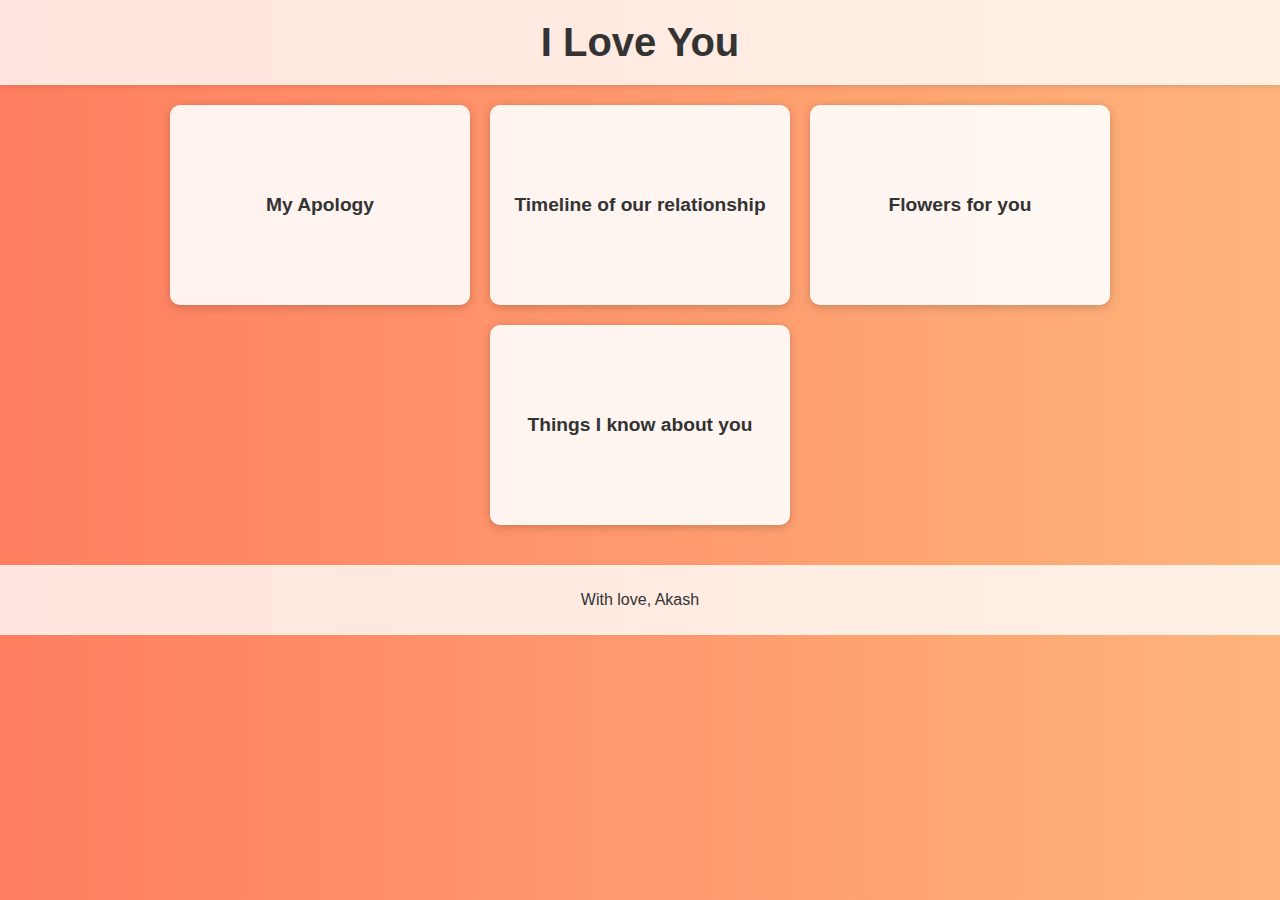
<file: index.html>
<!DOCTYPE html>
<html lang="en">
<head>
    <meta charset="UTF-8">
    <meta name="viewport" content="width=device-width, initial-scale=1.0">
    <title>For my sanika</title>
    <style>
        body {
            font-family: Arial, sans-serif;
            margin: 0;
            padding: 0;
            background: linear-gradient(to right, #ff7e5f, #feb47b);
            color: #333;
            text-align: center;
        }
        header {
            background: rgba(255, 255, 255, 0.8);
            padding: 20px;
            box-shadow: 0 2px 5px rgba(0, 0, 0, 0.1);
        }
        header h1 {
            margin: 0;
            font-size: 2.5rem;
        }
        .card-container {
            display: flex;
            flex-wrap: wrap;
            justify-content: center;
            padding: 20px;
            gap: 20px;
        }
        .card {
            background: rgba(255, 255, 255, 0.9);
            border-radius: 10px;
            box-shadow: 0 2px 10px rgba(0, 0, 0, 0.2);
            width: 300px;
            height: 200px;
            display: flex;
            align-items: center;
            justify-content: center;
            text-align: center;
            transition: transform 0.3s;
        }
        .card:hover {
            transform: scale(1.05);
        }
        .card a {
            text-decoration: none;
            color: #333;
            font-size: 1.2rem;
            font-weight: bold;
        }
        footer {
            margin-top: 20px;
            padding: 10px;
            background: rgba(255, 255, 255, 0.8);
        }
    </style>
</head>
<body>
    <header>
        <h1>I Love You</h1>
    </header>

    <div class="card-container">
        <div class="card"><a href="letter.html">My Apology</a></div>
        <div class="card"><a href="Timeline.html">Timeline of our relationship</a></div>
        <!-- <div class="card"><a href="https://example.com/site3">My Favorite memories of us</a></div> -->
        <div class="card"><a href="flower.html">Flowers for you</a></div>
        <div class="card"><a href="AboutHer.html">Things I know about you</a></div>
        <!-- <div class="card"><a href="https://example.com/site6">our to-do list</a></div> -->
    </div>
    
    <footer>
        <p>With love, Akash</p>
    </footer>
</body>
</html>
</file>
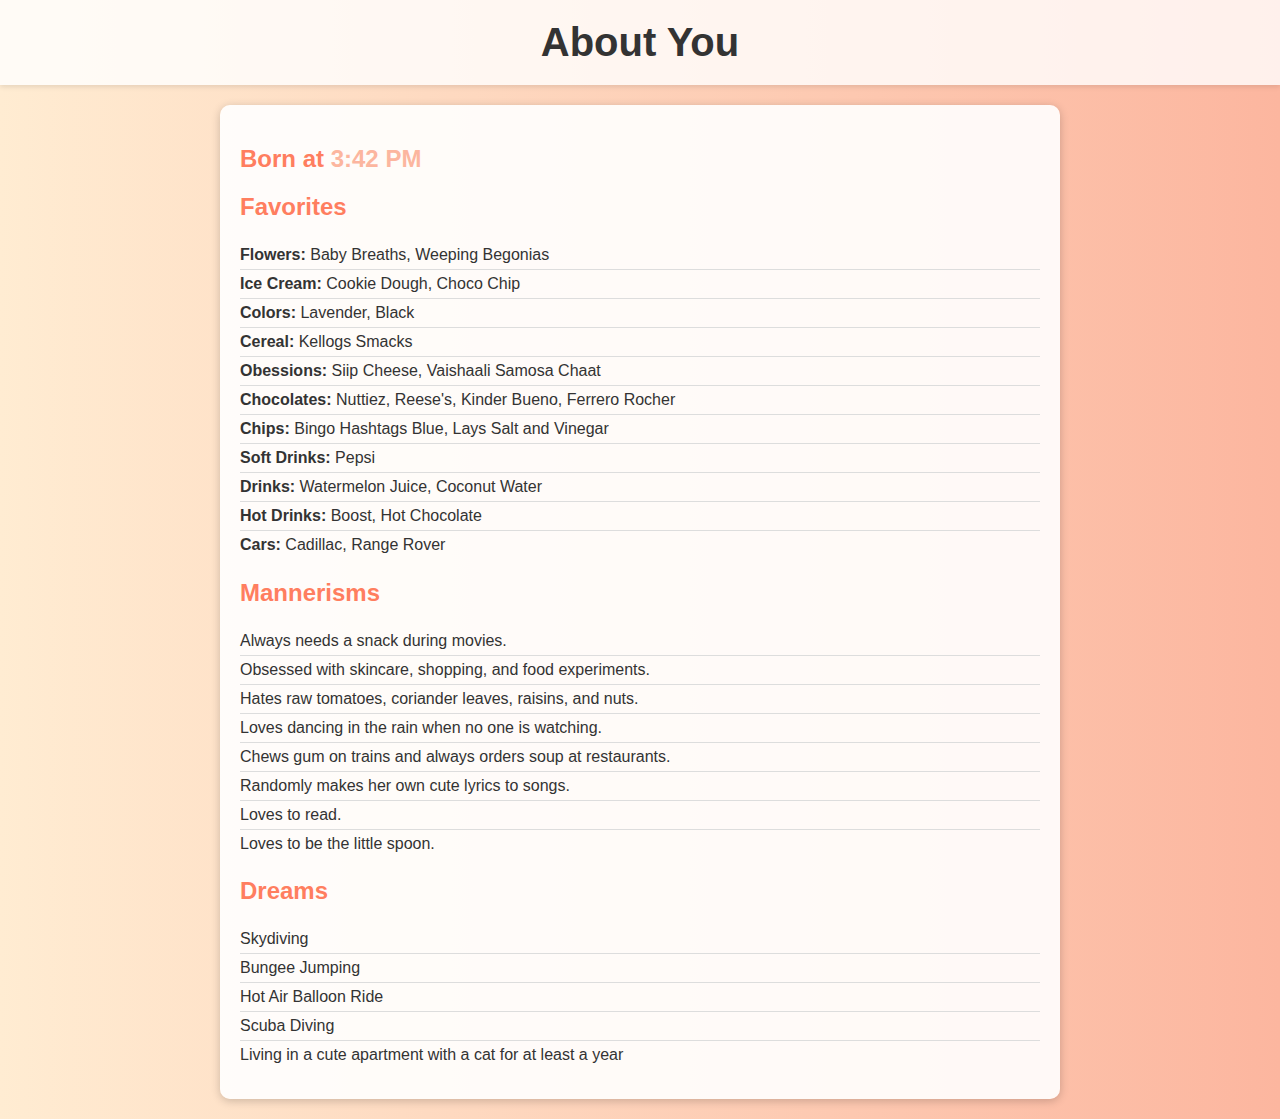
<file: AboutHer.html>
<!DOCTYPE html>
<html lang="en">
<head>
    <meta charset="UTF-8">
    <meta name="viewport" content="width=device-width, initial-scale=1.0">
    <title>About You</title>
    <style>
        body {
            font-family: Arial, sans-serif;
            margin: 0;
            padding: 0;
            background: linear-gradient(to right, #ffecd2, #fcb69f);
            color: #333;
            text-align: center;
        }
        header {
            padding: 20px;
            background: rgba(255, 255, 255, 0.8);
            box-shadow: 0 2px 5px rgba(0, 0, 0, 0.1);
        }
        header h1 {
            margin: 0;
            font-size: 2.5rem;
        }
        .content {
            max-width: 800px;
            margin: 20px auto;
            padding: 20px;
            background: rgba(255, 255, 255, 0.9);
            border-radius: 10px;
            box-shadow: 0 2px 10px rgba(0, 0, 0, 0.2);
            text-align: left;
        }
        h2 {
            color: #ff7e5f;
        }
        .list {
            margin: 10px 0;
            padding: 0;
            list-style-type: none;
        }
        .list li {
            padding: 5px 0;
            border-bottom: 1px solid #ddd;
        }
        .list li:last-child {
            border: none;
        }
        .highlight {
            color: #fcb69f;
            font-weight: bold;
        }
    </style>
</head>
<body>
    <header>
        <h1>About You</h1>
    </header>

    <div class="content">
        <h2>Born at <span class="highlight">3:42 PM</span></h2>

        <h2>Favorites</h2>
        <ul class="list">
            <li><strong>Flowers:</strong> Baby Breaths, Weeping Begonias</li>
            <li><strong>Ice Cream:</strong> Cookie Dough, Choco Chip</li>
            <li><strong>Colors:</strong> Lavender, Black</li>
            <li><strong>Cereal:</strong> Kellogs Smacks</li>
            <li><strong>Obessions:</strong> Siip Cheese, Vaishaali Samosa Chaat</li>
            <li><strong>Chocolates:</strong> Nuttiez, Reese's, Kinder Bueno, Ferrero Rocher</li>
            <li><strong>Chips:</strong> Bingo Hashtags Blue, Lays Salt and Vinegar</li>
            <li><strong>Soft Drinks:</strong> Pepsi</li>
            <li><strong>Drinks:</strong> Watermelon Juice, Coconut Water</li>
            <li><strong>Hot Drinks:</strong> Boost, Hot Chocolate</li>
            <li><strong>Cars:</strong> Cadillac, Range Rover</li>
        </ul>

        <h2>Mannerisms</h2>
        <ul class="list">
            <li>Always needs a snack during movies.</li>
            <li>Obsessed with skincare, shopping, and food experiments.</li>
            <li>Hates raw tomatoes, coriander leaves, raisins, and nuts.</li>
            <li>Loves dancing in the rain when no one is watching.</li>
            <li>Chews gum on trains and always orders soup at restaurants.</li>
            <li>Randomly makes her own cute lyrics to songs.</li>
            <li>Loves to read.</li>
            <li>Loves to be the little spoon.</li>
        </ul>

        <h2>Dreams</h2>
        <ul class="list">
            <li>Skydiving</li>
            <li>Bungee Jumping</li>
            <li>Hot Air Balloon Ride</li>
            <li>Scuba Diving</li>
            <li>Living in a cute apartment with a cat for at least a year</li>
        </ul>
    </div>
</body>
</html>
</file>
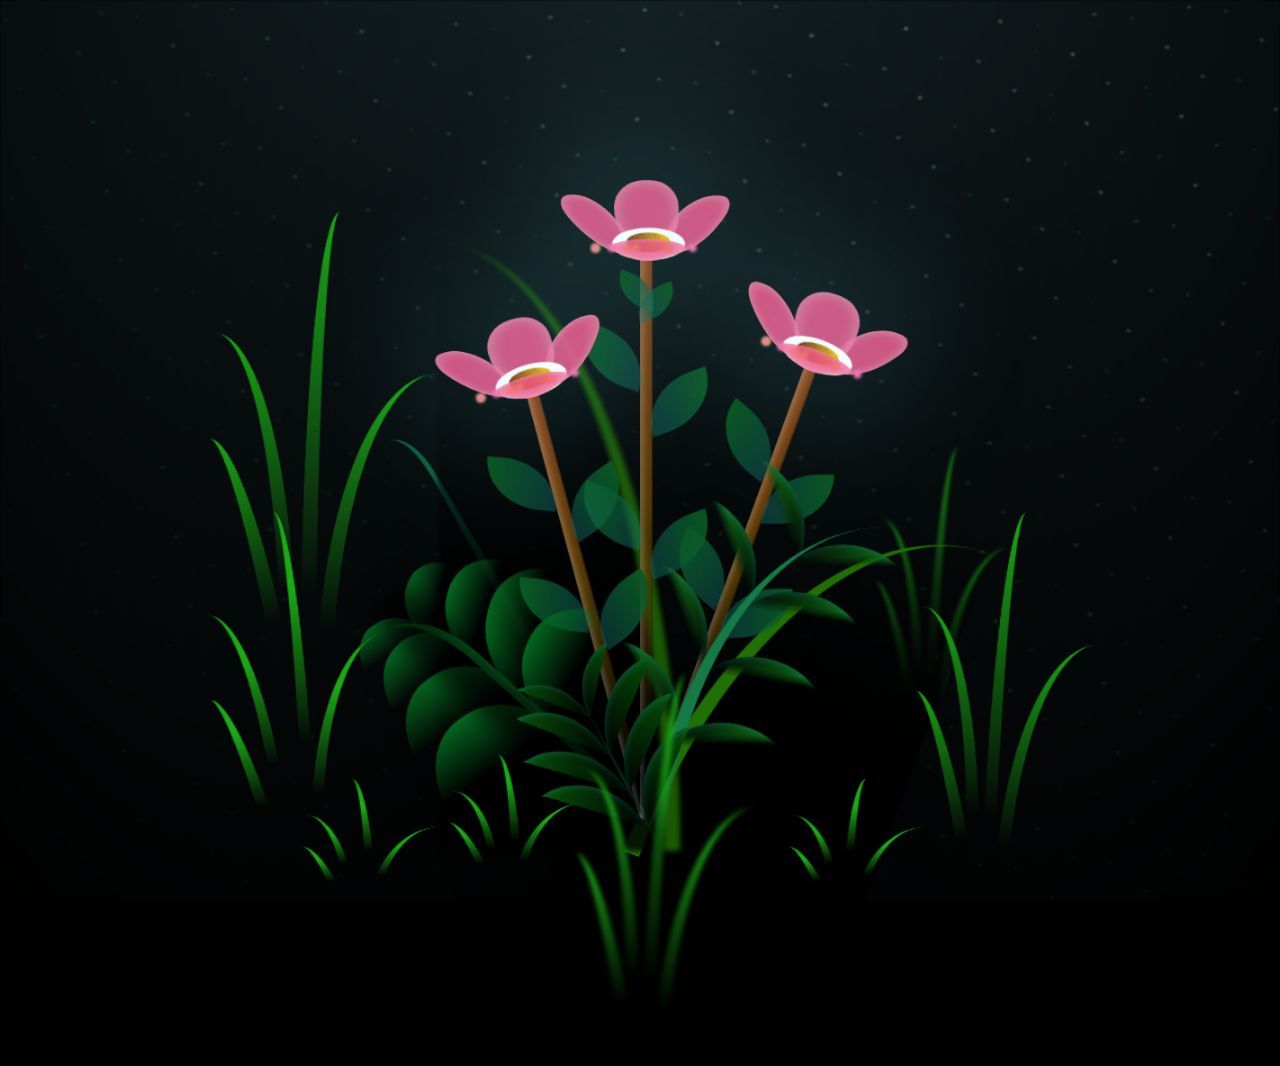
<file: flower.html>
<!DOCTYPE html>
<html lang="en">
<head>
    <meta charset="UTF-8">
    <meta http-equiv="X-UA-Compatible" content="IE=edge">
    <meta name="viewport" content="width=device-width, initial-scale=1.0">
    <link rel="stylesheet" href="main.css">
    <link rel="icon" href="flowers.png" type="image/x-icon">
    <title>flowers</title>
</head>
<body class="container">
    <div class="night"></div>
    <div class="flowers">
      <div class="flower flower--1">
        <div class="flower__leafs flower__leafs--1">
          <div class="flower__leaf flower__leaf--1"></div>
          <div class="flower__leaf flower__leaf--2"></div>
          <div class="flower__leaf flower__leaf--3"></div>
          <div class="flower__leaf flower__leaf--4"></div>
          <div class="flower__white-circle"></div>
  
          <div class="flower__light flower__light--1"></div>
          <div class="flower__light flower__light--2"></div>
          <div class="flower__light flower__light--3"></div>
          <div class="flower__light flower__light--4"></div>
          <div class="flower__light flower__light--5"></div>
          <div class="flower__light flower__light--6"></div>
          <div class="flower__light flower__light--7"></div>
          <div class="flower__light flower__light--8"></div>
  
        </div>
        <div class="flower__line">
          <div class="flower__line__leaf flower__line__leaf--1"></div>
          <div class="flower__line__leaf flower__line__leaf--2"></div>
          <div class="flower__line__leaf flower__line__leaf--3"></div>
          <div class="flower__line__leaf flower__line__leaf--4"></div>
          <div class="flower__line__leaf flower__line__leaf--5"></div>
          <div class="flower__line__leaf flower__line__leaf--6"></div>
        </div>
      </div>
  
      <div class="flower flower--2">
        <div class="flower__leafs flower__leafs--2">
          <div class="flower__leaf flower__leaf--1"></div>
          <div class="flower__leaf flower__leaf--2"></div>
          <div class="flower__leaf flower__leaf--3"></div>
          <div class="flower__leaf flower__leaf--4"></div>
          <div class="flower__white-circle"></div>
  
          <div class="flower__light flower__light--1"></div>
          <div class="flower__light flower__light--2"></div>
          <div class="flower__light flower__light--3"></div>
          <div class="flower__light flower__light--4"></div>
          <div class="flower__light flower__light--5"></div>
          <div class="flower__light flower__light--6"></div>
          <div class="flower__light flower__light--7"></div>
          <div class="flower__light flower__light--8"></div>
  
        </div>
        <div class="flower__line">
          <div class="flower__line__leaf flower__line__leaf--1"></div>
          <div class="flower__line__leaf flower__line__leaf--2"></div>
          <div class="flower__line__leaf flower__line__leaf--3"></div>
          <div class="flower__line__leaf flower__line__leaf--4"></div>
        </div>
      </div>
  
      <div class="flower flower--3">
        <div class="flower__leafs flower__leafs--3">
          <div class="flower__leaf flower__leaf--1"></div>
          <div class="flower__leaf flower__leaf--2"></div>
          <div class="flower__leaf flower__leaf--3"></div>
          <div class="flower__leaf flower__leaf--4"></div>
          <div class="flower__white-circle"></div>
  
          <div class="flower__light flower__light--1"></div>
          <div class="flower__light flower__light--2"></div>
          <div class="flower__light flower__light--3"></div>
          <div class="flower__light flower__light--4"></div>
          <div class="flower__light flower__light--5"></div>
          <div class="flower__light flower__light--6"></div>
          <div class="flower__light flower__light--7"></div>
          <div class="flower__light flower__light--8"></div>
  
        </div>
        <div class="flower__line">
          <div class="flower__line__leaf flower__line__leaf--1"></div>
          <div class="flower__line__leaf flower__line__leaf--2"></div>
          <div class="flower__line__leaf flower__line__leaf--3"></div>
          <div class="flower__line__leaf flower__line__leaf--4"></div>
        </div>
      </div>
  
      <div class="grow-ans" style="--d:1.2s">
        <div class="flower__g-long">
          <div class="flower__g-long__top"></div>
          <div class="flower__g-long__bottom"></div>
        </div>
      </div>
  
      <div class="growing-grass">
        <div class="flower__grass flower__grass--1">
          <div class="flower__grass--top"></div>
          <div class="flower__grass--bottom"></div>
          <div class="flower__grass__leaf flower__grass__leaf--1"></div>
          <div class="flower__grass__leaf flower__grass__leaf--2"></div>
          <div class="flower__grass__leaf flower__grass__leaf--3"></div>
          <div class="flower__grass__leaf flower__grass__leaf--4"></div>
          <div class="flower__grass__leaf flower__grass__leaf--5"></div>
          <div class="flower__grass__leaf flower__grass__leaf--6"></div>
          <div class="flower__grass__leaf flower__grass__leaf--7"></div>
          <div class="flower__grass__leaf flower__grass__leaf--8"></div>
          <div class="flower__grass__overlay"></div>
        </div>
      </div>
  
      <div class="growing-grass">
        <div class="flower__grass flower__grass--2">
          <div class="flower__grass--top"></div>
          <div class="flower__grass--bottom"></div>
          <div class="flower__grass__leaf flower__grass__leaf--1"></div>
          <div class="flower__grass__leaf flower__grass__leaf--2"></div>
          <div class="flower__grass__leaf flower__grass__leaf--3"></div>
          <div class="flower__grass__leaf flower__grass__leaf--4"></div>
          <div class="flower__grass__leaf flower__grass__leaf--5"></div>
          <div class="flower__grass__leaf flower__grass__leaf--6"></div>
          <div class="flower__grass__leaf flower__grass__leaf--7"></div>
          <div class="flower__grass__leaf flower__grass__leaf--8"></div>
          <div class="flower__grass__overlay"></div>
        </div>
      </div>
  
      <div class="grow-ans" style="--d:2.4s">
        <div class="flower__g-right flower__g-right--1">
          <div class="leaf"></div>
        </div>
      </div>
  
      <div class="grow-ans" style="--d:2.8s">
        <div class="flower__g-right flower__g-right--2">
          <div class="leaf"></div>
        </div>
      </div>
  
      <div class="grow-ans" style="--d:2.8s">
        <div class="flower__g-front">
          <div class="flower__g-front__leaf-wrapper flower__g-front__leaf-wrapper--1">
            <div class="flower__g-front__leaf"></div>
          </div>
          <div class="flower__g-front__leaf-wrapper flower__g-front__leaf-wrapper--2">
            <div class="flower__g-front__leaf"></div>
          </div>
          <div class="flower__g-front__leaf-wrapper flower__g-front__leaf-wrapper--3">
            <div class="flower__g-front__leaf"></div>
          </div>
          <div class="flower__g-front__leaf-wrapper flower__g-front__leaf-wrapper--4">
            <div class="flower__g-front__leaf"></div>
          </div>
          <div class="flower__g-front__leaf-wrapper flower__g-front__leaf-wrapper--5">
            <div class="flower__g-front__leaf"></div>
          </div>
          <div class="flower__g-front__leaf-wrapper flower__g-front__leaf-wrapper--6">
            <div class="flower__g-front__leaf"></div>
          </div>
          <div class="flower__g-front__leaf-wrapper flower__g-front__leaf-wrapper--7">
            <div class="flower__g-front__leaf"></div>
          </div>
          <div class="flower__g-front__leaf-wrapper flower__g-front__leaf-wrapper--8">
            <div class="flower__g-front__leaf"></div>
          </div>
          <div class="flower__g-front__line"></div>
        </div>
      </div>
  
      <div class="grow-ans" style="--d:3.2s">
        <div class="flower__g-fr">
          <div class="leaf"></div>
          <div class="flower__g-fr__leaf flower__g-fr__leaf--1"></div>
          <div class="flower__g-fr__leaf flower__g-fr__leaf--2"></div>
          <div class="flower__g-fr__leaf flower__g-fr__leaf--3"></div>
          <div class="flower__g-fr__leaf flower__g-fr__leaf--4"></div>
          <div class="flower__g-fr__leaf flower__g-fr__leaf--5"></div>
          <div class="flower__g-fr__leaf flower__g-fr__leaf--6"></div>
          <div class="flower__g-fr__leaf flower__g-fr__leaf--7"></div>
          <div class="flower__g-fr__leaf flower__g-fr__leaf--8"></div>
        </div>
      </div>
  
      <div class="long-g long-g--0">
        <div class="grow-ans" style="--d:3s">
          <div class="leaf leaf--0"></div>
        </div>
        <div class="grow-ans" style="--d:2.2s">
          <div class="leaf leaf--1"></div>
        </div>
        <div class="grow-ans" style="--d:3.4s">
          <div class="leaf leaf--2"></div>
        </div>
        <div class="grow-ans" style="--d:3.6s">
          <div class="leaf leaf--3"></div>
        </div>
      </div>
  
      <div class="long-g long-g--1">
        <div class="grow-ans" style="--d:3.6s">
          <div class="leaf leaf--0"></div>
        </div>
        <div class="grow-ans" style="--d:3.8s">
          <div class="leaf leaf--1"></div>
        </div>
        <div class="grow-ans" style="--d:4s">
          <div class="leaf leaf--2"></div>
        </div>
        <div class="grow-ans" style="--d:4.2s">
          <div class="leaf leaf--3"></div>
        </div>
      </div>
  
      <div class="long-g long-g--2">
        <div class="grow-ans" style="--d:4s">
          <div class="leaf leaf--0"></div>
        </div>
        <div class="grow-ans" style="--d:4.2s">
          <div class="leaf leaf--1"></div>
        </div>
        <div class="grow-ans" style="--d:4.4s">
          <div class="leaf leaf--2"></div>
        </div>
        <div class="grow-ans" style="--d:4.6s">
          <div class="leaf leaf--3"></div>
        </div>
      </div>
  
      <div class="long-g long-g--3">
        <div class="grow-ans" style="--d:4s">
          <div class="leaf leaf--0"></div>
        </div>
        <div class="grow-ans" style="--d:4.2s">
          <div class="leaf leaf--1"></div>
        </div>
        <div class="grow-ans" style="--d:3s">
          <div class="leaf leaf--2"></div>
        </div>
        <div class="grow-ans" style="--d:3.6s">
          <div class="leaf leaf--3"></div>
        </div>
      </div>
  
      <div class="long-g long-g--4">
        <div class="grow-ans" style="--d:4s">
          <div class="leaf leaf--0"></div>
        </div>
        <div class="grow-ans" style="--d:4.2s">
          <div class="leaf leaf--1"></div>
        </div>
        <div class="grow-ans" style="--d:3s">
          <div class="leaf leaf--2"></div>
        </div>
        <div class="grow-ans" style="--d:3.6s">
          <div class="leaf leaf--3"></div>
        </div>
      </div>
  
      <div class="long-g long-g--5">
        <div class="grow-ans" style="--d:4s">
          <div class="leaf leaf--0"></div>
        </div>
        <div class="grow-ans" style="--d:4.2s">
          <div class="leaf leaf--1"></div>
        </div>
        <div class="grow-ans" style="--d:3s">
          <div class="leaf leaf--2"></div>
        </div>
        <div class="grow-ans" style="--d:3.6s">
          <div class="leaf leaf--3"></div>
        </div>
      </div>
  
      <div class="long-g long-g--6">
        <div class="grow-ans" style="--d:4.2s">
          <div class="leaf leaf--0"></div>
        </div>
        <div class="grow-ans" style="--d:4.4s">
          <div class="leaf leaf--1"></div>
        </div>
        <div class="grow-ans" style="--d:4.6s">
          <div class="leaf leaf--2"></div>
        </div>
        <div class="grow-ans" style="--d:4.8s">
          <div class="leaf leaf--3"></div>
        </div>
      </div>
  
      <div class="long-g long-g--7">
        <div class="grow-ans" style="--d:3s">
          <div class="leaf leaf--0"></div>
        </div>
        <div class="grow-ans" style="--d:3.2s">
          <div class="leaf leaf--1"></div>
        </div>
        <div class="grow-ans" style="--d:3.5s">
          <div class="leaf leaf--2"></div>
        </div>
        <div class="grow-ans" style="--d:3.6s">
          <div class="leaf leaf--3"></div>
        </div>
      </div>
    </div>
    
    <script src="main.js"></script>
  </body>
</html>
</file>
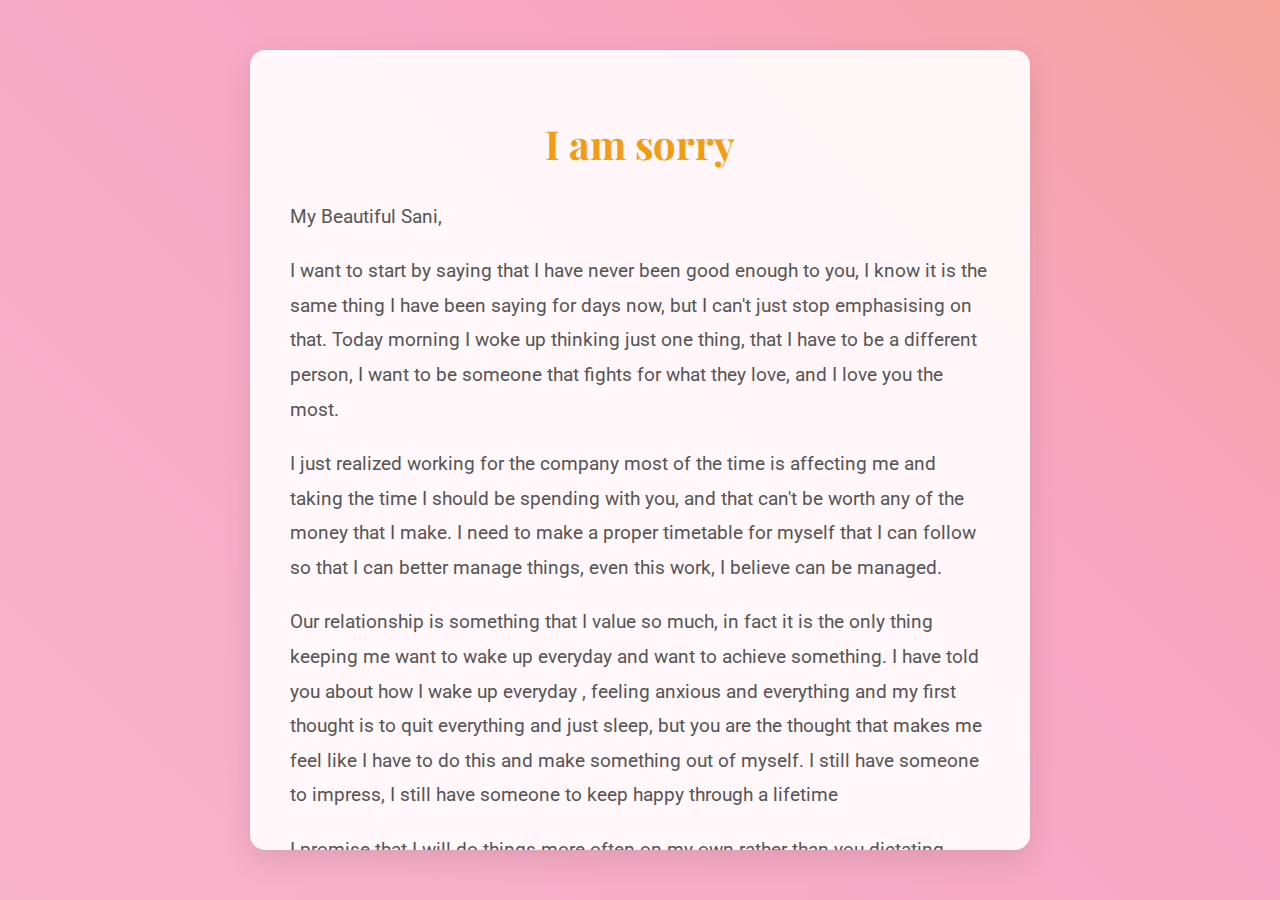
<file: letter.html>
<!DOCTYPE html>
<html lang="en">
<head>
    <meta charset="UTF-8">
    <meta name="viewport" content="width=device-width, initial-scale=1.0">
    <title>My Apology</title>
    <link href="https://fonts.googleapis.com/css2?family=Roboto:wght@400;700&family=Playfair+Display:wght@400;700&display=swap" rel="stylesheet">
    <style>
        body {
            font-family: 'Roboto', sans-serif;
            margin: 0;
            padding: 0;
            background: linear-gradient(45deg, #f7c5d4, #f8a5c2, #f39c12); /* Soft gradient for a warm look */
            background-size: 300% 300%;
            animation: gradient 10s ease infinite;
            display: flex;
            justify-content: center;
            align-items: center;
            height: 100vh;
            overflow-x: hidden;
            text-align: center;
            padding: 20px;
            box-sizing: border-box;
        }

        @keyframes gradient {
            0% { background-position: 0% 50%; }
            50% { background-position: 100% 50%; }
            100% { background-position: 0% 50%; }
        }

        .letter-container {
            background: rgba(255, 255, 255, 0.9);
            border-radius: 15px;
            width: 100%;
            max-width: 700px;
            padding: 40px;
            box-shadow: 0 10px 30px rgba(0, 0, 0, 0.1);
            transform: translateY(50px);
            opacity: 0;
            transition: all 1s ease-out;
            max-height: 80vh; /* Allow the letter container to grow up to 80% of the viewport height */
            overflow-y: auto; /* Make the letter container scrollable */
        }

        .letter-container.show {
            opacity: 1;
            transform: translateY(0);
        }

        h1 {
            font-family: 'Playfair Display', serif;
            color: #f39c12;
            font-size: 2.5rem;
            margin-bottom: 30px;
        }

        p {
            font-size: 1.2rem;
            line-height: 1.8;
            color: #555;
            text-align: left;
            margin-bottom: 20px; /* Space out paragraphs */
        }

        footer {
            margin-top: 20px;
            font-size: 1rem;
            color: #888;
        }

        footer p {
            margin: 0;
        }

        .btn {
            background-color: #f39c12; /* Matching with the gradient */
            color: white;
            padding: 15px 30px;
            font-size: 1.2rem;
            font-weight: bold;
            text-transform: uppercase;
            border: none;
            border-radius: 5px;
            cursor: pointer;
            margin-top: 20px;
            transition: background-color 0.3s ease;
            text-decoration: none; /* Remove underline */
        }

        .btn:hover {
            background-color: #f8a5c2; /* Lighter shade on hover */
        }

        @media (max-width: 600px) {
            h1 {
                font-size: 2rem;
            }

            .letter-container {
                width: 90%;
                padding: 20px;
            }

            p {
                font-size: 1rem;
            }

            .btn {
                font-size: 1rem;
                padding: 12px 25px;
            }
        }
    </style>
</head>
<body>

    <div class="letter-container" id="letter">
        <h1>I am sorry</h1>
        <p>My Beautiful Sani,</p>
        <p>
            I want to start by saying that I have never been good enough to you, I know it is the same thing I have been saying for days now, but I can't just stop emphasising on that. Today morning I woke up thinking just one thing, that I have to be a different person, I want to be someone that fights for what they love, and I love you the most.
        </p>
        <p>
            I just realized working for the company most of the time is affecting me and taking the time I should be spending with you, and that can't be worth any of the money that I make. I need to make a proper timetable for myself that I can follow so that I can better manage things, even this work, I believe can be managed.
        </p>
        <p>Our relationship is something that I value so much, in fact it is the only thing keeping me want to wake up everyday and want to achieve something. I have told you about how I wake up everyday , feeling anxious and everything and my first thought is to quit everything and just sleep, but you are the thought that makes me feel like I have to do this and make something out of myself. I still have someone to impress, I still have someone to keep happy through a lifetime</p>
        <p>I promise that I will do things more often on my own rather than you dictating things for me, And all I am asking is for this last chance. I promise to better manage things, I know you have been too patient with me, all I need is this little time, and I promise to make it worth for you.</p>
        <footer>- Akash</footer>

        <!-- Button with link to question.html -->
        <a href="question.html" class="btn">Click Here</a>
    </div>

    <script>
        window.onload = () => {
            const letterContainer = document.getElementById('letter');
            letterContainer.classList.add('show');
        };
    </script>

</body>
</html>
</file>
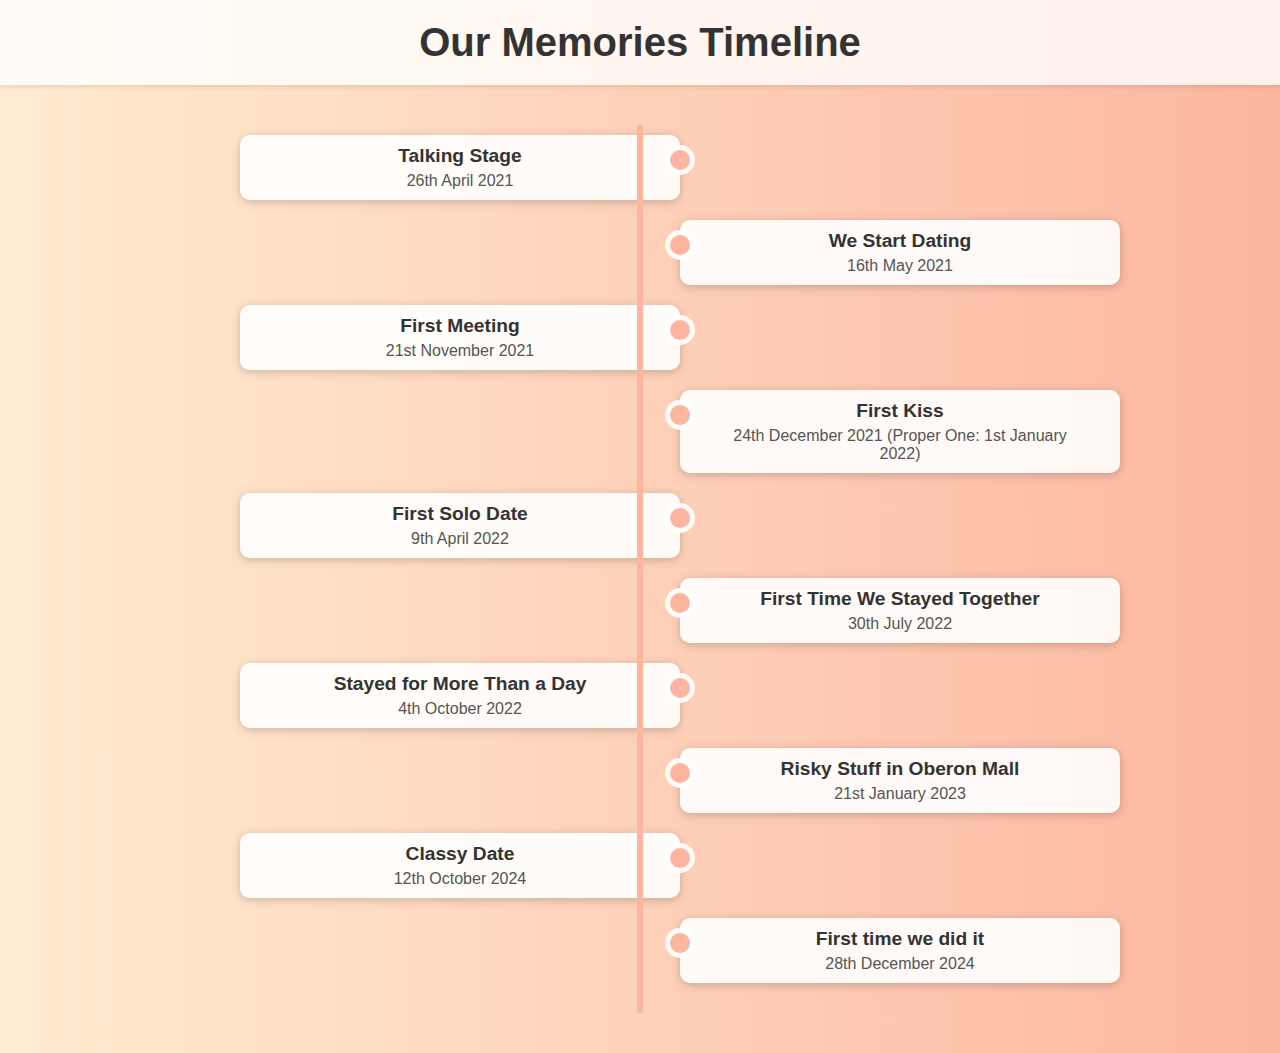
<file: Timeline.html>
<!DOCTYPE html>
<html lang="en">
<head>
    <meta charset="UTF-8">
    <meta name="viewport" content="width=device-width, initial-scale=1.0">
    <title>Memories Timeline</title>
    <style>
        body {
            font-family: Arial, sans-serif;
            margin: 0;
            padding: 0;
            background: linear-gradient(to right, #ffecd2, #fcb69f);
            color: #333;
            text-align: center;
        }

        header {
            padding: 20px;
            background: rgba(255, 255, 255, 0.8);
            box-shadow: 0 2px 5px rgba(0, 0, 0, 0.1);
        }

        header h1 {
            margin: 0;
            font-size: 2.5rem;
        }

        .timeline {
            position: relative;
            max-width: 800px;
            margin: 40px auto;
            padding: 10px;
        }

        /* Line that connects the timeline items */
        .timeline::after {
            content: '';
            position: absolute;
            width: 6px;
            background: #fcb69f;
            top: 0;
            bottom: 0;
            left: 50%;
            transform: translateX(-50%);
        }

        .timeline-item {
            padding: 10px 40px;
            position: relative;
            background: rgba(255, 255, 255, 0.9);
            border-radius: 10px;
            width: 45%;
            box-shadow: 0 2px 10px rgba(0, 0, 0, 0.2);
            margin-bottom: 20px;
        }

        .timeline-item:nth-child(odd) {
            left: 0;
        }

        .timeline-item:nth-child(even) {
            left: 55%;
        }

        .timeline-item::after {
            content: '';
            position: absolute;
            width: 20px;
            height: 20px;
            right: -10px;
            background: #fcb69f;
            border-radius: 50%;
            top: 15px;
            box-shadow: 0 0 0 5px rgba(255, 255, 255, 0.9);
        }

        .timeline-item:nth-child(even)::after {
            left: -10px;
        }

        .timeline-item h3 {
            margin: 0;
            font-size: 1.2rem;
        }

        .timeline-item p {
            margin: 5px 0 0;
            font-size: 1rem;
            color: #555;
        }

        /* Media Queries for Responsiveness */
        @media (max-width: 768px) {
            header h1 {
                font-size: 2rem;
            }

            .timeline-item {
                width: 80%;
                padding: 10px 20px;
            }

            .timeline-item:nth-child(odd) {
                left: 10%;
            }

            .timeline-item:nth-child(even) {
                left: 10%;
            }

            /* Hide the vertical line on smaller screens */
            .timeline::after {
                display: none;
            }
        }

        @media (max-width: 480px) {
            header h1 {
                font-size: 1.5rem;
            }

            .timeline-item {
                width: 90%;
                padding: 8px 15px;
            }

            .timeline-item:nth-child(odd),
            .timeline-item:nth-child(even) {
                left: 5%;
                width: 90%;
            }

            .timeline-item::after {
                width: 15px;
                height: 15px;
                right: -8px;
                top: 12px;
            }

            /* Hide the vertical line completely on very small screens */
            .timeline::after {
                display: none;
            }
        }
    </style>
</head>
<body>

    <header>
        <h1>Our Memories Timeline</h1>
    </header>

    <div class="timeline">
        <div class="timeline-item">
            <h3>Talking Stage</h3>
            <p>26th April 2021</p>
        </div>
        <div class="timeline-item">
            <h3>We Start Dating</h3>
            <p>16th May 2021</p>
        </div>
        <div class="timeline-item">
            <h3>First Meeting</h3>
            <p>21st November 2021</p>
        </div>
        <div class="timeline-item">
            <h3>First Kiss</h3>
            <p>24th December 2021 (Proper One: 1st January 2022)</p>
        </div>
        <div class="timeline-item">
            <h3>First Solo Date</h3>
            <p>9th April 2022</p>
        </div>
        <div class="timeline-item">
            <h3>First Time We Stayed Together</h3>
            <p>30th July 2022</p>
        </div>
        <div class="timeline-item">
            <h3>Stayed for More Than a Day</h3>
            <p>4th October 2022</p>
        </div>
        <div class="timeline-item">
            <h3>Risky Stuff in Oberon Mall</h3>
            <p>21st January 2023</p>
        </div>
        <div class="timeline-item">
            <h3>Classy Date</h3>
            <p>12th October 2024</p>
        </div>
        <div class="timeline-item">
            <h3>First time we did it</h3>
            <p>28th December 2024</p>
        </div>
    </div>

</body>
</html>
</file>
<file: main.css>
*,
*::after,
*::before {
  padding: 0;
  margin: 0;
  box-sizing: border-box;
}

:root {
  --dark-color: #000;
}

body {
  display: flex;
  align-items: flex-end;
  justify-content: center;
  min-height: 100vh;
  background-color: var(--dark-color);
  overflow: hidden;
  perspective: 1000px;
}

.night {
  position: fixed;
  left: 50%;
  top: 0;
  transform: translateX(-50%);
  width: 100%;
  height: 100%;
  filter: blur(0.1vmin);
  background-image: radial-gradient(ellipse at top, transparent 0%, var(--dark-color)), 
  radial-gradient(ellipse at bottom, var(--dark-color), rgba(145, 233, 255, 0.2)), repeating-linear-gradient(220deg, rgb(0, 0, 0) 0px,
   rgb(0, 0, 0) 19px, transparent 19px, transparent 22px), repeating-linear-gradient(189deg, rgb(0, 0, 0) 0px, rgb(0, 0, 0) 19px, transparent 19px, transparent 22px),
    repeating-linear-gradient(148deg, rgb(0, 0, 0) 0px, rgb(0, 0, 0) 19px, transparent 19px, transparent 22px), linear-gradient(90deg, rgb(7, 107, 42), rgb(240, 240, 240));
}

.flowers {
  position: relative;
  transform: scale(0.9);
}

.flower {
  position: absolute;
  bottom: 10vmin;
  transform-origin: bottom center;
  z-index: 10;
  --fl-speed: 0.3s;
}
.flower--1 {
  -webkit-animation: moving-flower-1 4s linear infinite;
          animation: moving-flower-1 4s linear infinite;
}
.flower--1 .flower__line {
  height: 70vmin;
  -webkit-animation-delay: 0.3s;
          animation-delay: 0.3s;
}
.flower--1 .flower__line__leaf--1 {
  -webkit-animation: blooming-leaf-right var(--fl-speed) 1.6s backwards;
          animation: blooming-leaf-right var(--fl-speed) 1.6s backwards;
}
.flower--1 .flower__line__leaf--2 {
  -webkit-animation: blooming-leaf-right var(--fl-speed) 1.4s backwards;
          animation: blooming-leaf-right var(--fl-speed) 1.4s backwards;
}
.flower--1 .flower__line__leaf--3 {
  -webkit-animation: blooming-leaf-left var(--fl-speed) 1.2s backwards;
          animation: blooming-leaf-left var(--fl-speed) 1.2s backwards;
}
.flower--1 .flower__line__leaf--4 {
  -webkit-animation: blooming-leaf-left var(--fl-speed) 1s backwards;
          animation: blooming-leaf-left var(--fl-speed) 1s backwards;
}
.flower--1 .flower__line__leaf--5 {
  -webkit-animation: blooming-leaf-right var(--fl-speed) 1.8s backwards;
          animation: blooming-leaf-right var(--fl-speed) 1.8s backwards;
}
.flower--1 .flower__line__leaf--6 {
  -webkit-animation: blooming-leaf-left var(--fl-speed) 2s backwards;
          animation: blooming-leaf-left var(--fl-speed) 2s backwards;
}
.flower--2 {
  left: 50%;
  transform: rotate(20deg);
  -webkit-animation: moving-flower-2 4s linear infinite;
          animation: moving-flower-2 4s linear infinite;
}
.flower--2 .flower__line {
  height: 60vmin;
  -webkit-animation-delay: 0.6s;
          animation-delay: 0.6s;
}
.flower--2 .flower__line__leaf--1 {
  -webkit-animation: blooming-leaf-right var(--fl-speed) 1.9s backwards;
          animation: blooming-leaf-right var(--fl-speed) 1.9s backwards;
}
.flower--2 .flower__line__leaf--2 {
  -webkit-animation: blooming-leaf-right var(--fl-speed) 1.7s backwards;
          animation: blooming-leaf-right var(--fl-speed) 1.7s backwards;
}
.flower--2 .flower__line__leaf--3 {
  -webkit-animation: blooming-leaf-left var(--fl-speed) 1.5s backwards;
          animation: blooming-leaf-left var(--fl-speed) 1.5s backwards;
}
.flower--2 .flower__line__leaf--4 {
  -webkit-animation: blooming-leaf-left var(--fl-speed) 1.3s backwards;
          animation: blooming-leaf-left var(--fl-speed) 1.3s backwards;
}
.flower--3 {
  left: 50%;
  transform: rotate(-15deg);
  -webkit-animation: moving-flower-3 4s linear infinite;
          animation: moving-flower-3 4s linear infinite;
}
.flower--3 .flower__line {
  -webkit-animation-delay: 0.9s;
          animation-delay: 0.9s;
}
.flower--3 .flower__line__leaf--1 {
  -webkit-animation: blooming-leaf-right var(--fl-speed) 2.5s backwards;
          animation: blooming-leaf-right var(--fl-speed) 2.5s backwards;
}
.flower--3 .flower__line__leaf--2 {
  -webkit-animation: blooming-leaf-right var(--fl-speed) 2.3s backwards;
          animation: blooming-leaf-right var(--fl-speed) 2.3s backwards;
}
.flower--3 .flower__line__leaf--3 {
  -webkit-animation: blooming-leaf-left var(--fl-speed) 2.1s backwards;
          animation: blooming-leaf-left var(--fl-speed) 2.1s backwards;
}
.flower--3 .flower__line__leaf--4 {
  -webkit-animation: blooming-leaf-left var(--fl-speed) 1.9s backwards;
          animation: blooming-leaf-left var(--fl-speed) 1.9s backwards;
}
.flower__leafs {
  position: relative;
  -webkit-animation: blooming-flower 2s backwards;
          animation: blooming-flower 2s backwards;
}
.flower__leafs--1 {
  -webkit-animation-delay: 1.1s;
          animation-delay: 1.1s;
}
.flower__leafs--2 {
  -webkit-animation-delay: 1.4s;
          animation-delay: 1.4s;
}
.flower__leafs--3 {
  -webkit-animation-delay: 1.7s;
          animation-delay: 1.7s;
}
.flower__leafs::after {
  content: "";
  position: absolute;
  left: 0;
  top: 0;
  transform: translate(-50%, -100%);
  width: 8vmin;
  height: 8vmin;
  background-color: #6bf0ff;
  filter: blur(10vmin);
}
.flower__leaf {
  position: absolute;
  bottom: 0;
  left: 50%;
  width: 8vmin;
  height: 11vmin;
  border-radius: 51% 49% 47% 53%/44% 45% 55% 69%;
  background-color: #f672b0;
  background-image: linear-gradient(to top, #ee5286, #ee5286);
  transform-origin: bottom center;
  opacity: 0.9;
  box-shadow: inset 0 0 2vmin rgba(255, 255, 255, 0.5);
}
.flower__leaf--1 {
  transform: translate(-10%, 1%) rotateY(40deg) rotateX(-50deg);
}
.flower__leaf--2 {
  transform: translate(-50%, -4%) rotateX(40deg);
}
.flower__leaf--3 {
  transform: translate(-90%, 0%) rotateY(45deg) rotateX(50deg);
}
.flower__leaf--4 {
  width: 8vmin;
  height: 8vmin;
  transform-origin: bottom left;
  border-radius: 4vmin 10vmin 4vmin 4vmin;
  transform: translate(0%, 18%) rotateX(70deg) rotate(-43deg);
  background-image: linear-gradient(to top, #ee5286, #ee5286);
  z-index: 1;
  opacity: 0.8;
}
.flower__white-circle {
  position: absolute;
  left: -3.5vmin;
  top: -3vmin;
  width: 9vmin;
  height: 4vmin;
  border-radius: 50%;
  background-color: #fff;
}
.flower__white-circle::after {
  content: "";
  position: absolute;
  left: 50%;
  top: 45%;
  transform: translate(-50%, -50%);
  width: 60%;
  height: 60%;
  border-radius: inherit;
  background-image: repeating-linear-gradient(135deg, rgba(0, 0, 0, 0.03) 0px, rgba(0, 0, 0, 0.03) 1px,
   transparent 1px, transparent 12px), repeating-linear-gradient(45deg, rgba(0, 0, 0, 0.03) 0px, rgba(0, 0, 0, 0.03) 1px, transparent 1px,
    transparent 12px), repeating-linear-gradient(67.5deg, rgba(0, 0, 0, 0.03) 0px, rgba(0, 0, 0, 0.03) 1px, transparent 1px, transparent 12px),
     repeating-linear-gradient(135deg, rgba(0, 0, 0, 0.03) 0px, rgba(0, 0, 0, 0.03) 1px, transparent 1px, transparent 12px), repeating-linear-gradient(45deg, rgba(0, 0, 0, 0.03) 0px,
      rgba(0, 0, 0, 0.03) 1px, transparent 1px, transparent 12px), repeating-linear-gradient(112.5deg, rgba(0, 0, 0, 0.03) 0px, rgba(0, 0, 0, 0.03) 1px, transparent 1px, transparent 12px),
       repeating-linear-gradient(112.5deg, rgba(0, 0, 0, 0.03) 0px, rgba(0, 0, 0, 0.03) 1px, transparent 1px, transparent 12px), repeating-linear-gradient(45deg, rgba(0, 0, 0, 0.03) 0px,
        rgba(0, 0, 0, 0.03) 1px, transparent 1px, transparent 12px), repeating-linear-gradient(22.5deg, rgba(0, 0, 0, 0.03) 0px, rgba(0, 0, 0, 0.03) 1px, transparent 1px, transparent 12px), 
        repeating-linear-gradient(45deg, rgba(0, 0, 0, 0.03) 0px, rgba(0, 0, 0, 0.03) 1px, transparent 1px, transparent 12px), repeating-linear-gradient(22.5deg, rgba(0, 0, 0, 0.03) 0px, 
        rgba(0, 0, 0, 0.03) 1px, transparent 1px, transparent 12px), repeating-linear-gradient(135deg, rgba(0, 0, 0, 0.03) 0px, rgba(0, 0, 0, 0.03) 1px, transparent 1px, transparent 12px),
         repeating-linear-gradient(157.5deg, rgba(0, 0, 0, 0.03) 0px, rgba(0, 0, 0, 0.03) 1px, transparent 1px, transparent 12px), repeating-linear-gradient(67.5deg, rgba(0, 0, 0, 0.03) 0px,
          rgba(0, 0, 0, 0.03) 1px, transparent 1px, transparent 12px), repeating-linear-gradient(67.5deg, rgba(0, 0, 0, 0.03) 0px, rgba(0, 0, 0, 0.03) 1px, transparent 1px, transparent 12px),
           linear-gradient(90deg, rgb(127, 47, 21), rgb(255, 206, 0));
}

.flower__line {
  height: 55vmin;
  width: 1.5vmin;
  background-image: linear-gradient(to left, rgba(0, 0, 0, 0.2), transparent, rgba(255, 255, 255, 0.2)), linear-gradient(to top, transparent 10%, #583e08, #944415);
  box-shadow: inset 0 0 2px rgba(0, 0, 0, 0.5);
  -webkit-animation: grow-flower-tree 4s backwards;
          animation: grow-flower-tree 4s backwards;
}
.flower__line__leaf {
  --w: 7vmin;
  --h: calc(var(--w) + 2vmin);
  position: absolute;
  top: 20%;
  left: 90%;
  width: var(--w);
  height: var(--h);
  border-top-right-radius: var(--h);
  border-bottom-left-radius: var(--h);
  background-image: linear-gradient(to top, rgba(20, 117, 122, 0.4), #095721);
}
.flower__line__leaf--1 {
  transform: rotate(70deg) rotateY(30deg);
}
.flower__line__leaf--2 {
  top: 45%;
  transform: rotate(70deg) rotateY(30deg);
}
.flower__line__leaf--3, .flower__line__leaf--4, .flower__line__leaf--6 {
  border-top-right-radius: 0;
  border-bottom-left-radius: 0;
  border-top-left-radius: var(--h);
  border-bottom-right-radius: var(--h);
  left: -460%;
  top: 12%;
  transform: rotate(-70deg) rotateY(30deg);
}
.flower__line__leaf--4 {
  top: 40%;
}
.flower__line__leaf--5 {
  top: 0;
  transform-origin: left;
  transform: rotate(70deg) rotateY(30deg) scale(0.6);
}
.flower__line__leaf--6 {
  top: -2%;
  left: -450%;
  transform-origin: right;
  transform: rotate(-70deg) rotateY(30deg) scale(0.6);
}
.flower__light {
  position: absolute;
  bottom: 0vmin;
  width: 1vmin;
  height: 1vmin;
  background-color: rgb(255, 251, 0);
  border-radius: 50%;
  filter: blur(0.2vmin);
  -webkit-animation: light-ans 4s linear infinite backwards;
          animation: light-ans 4s linear infinite backwards;
}
.flower__light:nth-child(odd) {
  background-color: #f76baf;
}
.flower__light--1 {
  left: -2vmin;
  -webkit-animation-delay: 1s;
          animation-delay: 1s;
}
.flower__light--2 {
  left: 3vmin;
  -webkit-animation-delay: 0.5s;
          animation-delay: 0.5s;
}
.flower__light--3 {
  left: -6vmin;
  -webkit-animation-delay: 0.3s;
          animation-delay: 0.3s;
}
.flower__light--4 {
  left: 6vmin;
  -webkit-animation-delay: 0.9s;
          animation-delay: 0.9s;
}
.flower__light--5 {
  left: -1vmin;
  -webkit-animation-delay: 1.5s;
          animation-delay: 1.5s;
}
.flower__light--6 {
  left: -4vmin;
  -webkit-animation-delay: 3s;
          animation-delay: 3s;
}
.flower__light--7 {
  left: 3vmin;
  -webkit-animation-delay: 2s;
          animation-delay: 2s;
}
.flower__light--8 {
  left: -6vmin;
  -webkit-animation-delay: 3.5s;
          animation-delay: 3.5s;
}
.flower__grass {
  --c: #04661f;
  --line-w: 1.5vmin;
  position: absolute;
  bottom: 12vmin;
  left: -7vmin;
  display: flex;
  flex-direction: column;
  align-items: flex-end;
  z-index: 20;
  transform-origin: bottom center;
  transform: rotate(-48deg) rotateY(40deg);
}
.flower__grass--1 {
  -webkit-animation: moving-grass 2s linear infinite;
          animation: moving-grass 2s linear infinite;
}
.flower__grass--2 {
  left: 2vmin;
  bottom: 10vmin;
  transform: scale(0.5) rotate(75deg) rotateX(10deg) rotateY(-200deg);
  opacity: 0.8;
  z-index: 0;
  -webkit-animation: moving-grass--2 1.5s linear infinite;
          animation: moving-grass--2 1.5s linear infinite;
}
.flower__grass--top {
  width: 7vmin;
  height: 10vmin;
  border-top-right-radius: 100%;
  border-right: var(--line-w) solid var(--c);
  transform-origin: bottom center;
  transform: rotate(-2deg);
}
.flower__grass--bottom {
  margin-top: -2px;
  width: var(--line-w);
  height: 25vmin;
  background-image: linear-gradient(to top, transparent, var(--c));
}
.flower__grass__leaf {
  --size: 10vmin;
  position: absolute;
  width: calc(var(--size) * 2.1);
  height: var(--size);
  border-top-left-radius: var(--size);
  border-top-right-radius: var(--size);
  background-image: linear-gradient(to top, transparent, transparent 30%, var(--c));
  z-index: 100;
}
.flower__grass__leaf--1 {
  top: -6%;
  left: 30%;
  --size: 6vmin;
  transform: rotate(-20deg);
  -webkit-animation: growing-grass-ans--1 2s 2.6s backwards;
          animation: growing-grass-ans--1 2s 2.6s backwards;
}
@-webkit-keyframes growing-grass-ans--1 {
  0% {
    transform-origin: bottom left;
    transform: rotate(-20deg) scale(0);
  }
}
@keyframes growing-grass-ans--1 {
  0% {
    transform-origin: bottom left;
    transform: rotate(-20deg) scale(0);
  }
}
.flower__grass__leaf--2 {
  top: -5%;
  left: -110%;
  --size: 6vmin;
  transform: rotate(10deg);
  -webkit-animation: growing-grass-ans--2 2s 2.4s linear backwards;
          animation: growing-grass-ans--2 2s 2.4s linear backwards;
}
@-webkit-keyframes growing-grass-ans--2 {
  0% {
    transform-origin: bottom right;
    transform: rotate(10deg) scale(0);
  }
}
@keyframes growing-grass-ans--2 {
  0% {
    transform-origin: bottom right;
    transform: rotate(10deg) scale(0);
  }
}
.flower__grass__leaf--3 {
  top: 5%;
  left: 60%;
  --size: 8vmin;
  transform: rotate(-18deg) rotateX(-20deg);
  -webkit-animation: growing-grass-ans--3 2s 2.2s linear backwards;
          animation: growing-grass-ans--3 2s 2.2s linear backwards;
}
@-webkit-keyframes growing-grass-ans--3 {
  0% {
    transform-origin: bottom left;
    transform: rotate(-18deg) rotateX(-20deg) scale(0);
  }
}
@keyframes growing-grass-ans--3 {
  0% {
    transform-origin: bottom left;
    transform: rotate(-18deg) rotateX(-20deg) scale(0);
  }
}
.flower__grass__leaf--4 {
  top: 6%;
  left: -135%;
  --size: 8vmin;
  transform: rotate(2deg);
  -webkit-animation: growing-grass-ans--4 2s 2s linear backwards;
          animation: growing-grass-ans--4 2s 2s linear backwards;
}
@-webkit-keyframes growing-grass-ans--4 {
  0% {
    transform-origin: bottom right;
    transform: rotate(2deg) scale(0);
  }
}
@keyframes growing-grass-ans--4 {
  0% {
    transform-origin: bottom right;
    transform: rotate(2deg) scale(0);
  }
}
.flower__grass__leaf--5 {
  top: 20%;
  left: 60%;
  --size: 10vmin;
  transform: rotate(-24deg) rotateX(-20deg);
  -webkit-animation: growing-grass-ans--5 2s 1.8s linear backwards;
          animation: growing-grass-ans--5 2s 1.8s linear backwards;
}
@-webkit-keyframes growing-grass-ans--5 {
  0% {
    transform-origin: bottom left;
    transform: rotate(-24deg) rotateX(-20deg) scale(0);
  }
}
@keyframes growing-grass-ans--5 {
  0% {
    transform-origin: bottom left;
    transform: rotate(-24deg) rotateX(-20deg) scale(0);
  }
}
.flower__grass__leaf--6 {
  top: 22%;
  left: -180%;
  --size: 10vmin;
  transform: rotate(10deg);
  -webkit-animation: growing-grass-ans--6 2s 1.6s linear backwards;
          animation: growing-grass-ans--6 2s 1.6s linear backwards;
}
@-webkit-keyframes growing-grass-ans--6 {
  0% {
    transform-origin: bottom right;
    transform: rotate(10deg) scale(0);
  }
}
@keyframes growing-grass-ans--6 {
  0% {
    transform-origin: bottom right;
    transform: rotate(10deg) scale(0);
  }
}
.flower__grass__leaf--7 {
  top: 39%;
  left: 70%;
  --size: 10vmin;
  transform: rotate(-10deg);
  -webkit-animation: growing-grass-ans--7 2s 1.4s linear backwards;
          animation: growing-grass-ans--7 2s 1.4s linear backwards;
}
@-webkit-keyframes growing-grass-ans--7 {
  0% {
    transform-origin: bottom left;
    transform: rotate(-10deg) scale(0);
  }
}
@keyframes growing-grass-ans--7 {
  0% {
    transform-origin: bottom left;
    transform: rotate(-10deg) scale(0);
  }
}
.flower__grass__leaf--8 {
  top: 40%;
  left: -215%;
  --size: 11vmin;
  transform: rotate(10deg);
  -webkit-animation: growing-grass-ans--8 2s 1.2s linear backwards;
          animation: growing-grass-ans--8 2s 1.2s linear backwards;
}
@-webkit-keyframes growing-grass-ans--8 {
  0% {
    transform-origin: bottom right;
    transform: rotate(10deg) scale(0);
  }
}
@keyframes growing-grass-ans--8 {
  0% {
    transform-origin: bottom right;
    transform: rotate(10deg) scale(0);
  }
}
.flower__grass__overlay {
  position: absolute;
  top: -10%;
  right: 0%;
  width: 100%;
  height: 100%;
  background-color: rgba(0, 0, 0, 0.6);
  filter: blur(1.5vmin);
  z-index: 100;
}
.flower__g-long {
  --w: 2vmin;
  --h: 6vmin;
  --c: #0e5b3c;
  position: absolute;
  bottom: 10vmin;
  left: -3vmin;
  transform-origin: bottom center;
  transform: rotate(-30deg) rotateY(-20deg);
  display: flex;
  flex-direction: column;
  align-items: flex-end;
  -webkit-animation: flower-g-long-ans 3s linear infinite;
          animation: flower-g-long-ans 3s linear infinite;
}
@-webkit-keyframes flower-g-long-ans {
  0%, 100% {
    transform: rotate(-30deg) rotateY(-20deg);
  }
  50% {
    transform: rotate(-32deg) rotateY(-20deg);
  }
}
@keyframes flower-g-long-ans {
  0%, 100% {
    transform: rotate(-30deg) rotateY(-20deg);
  }
  50% {
    transform: rotate(-32deg) rotateY(-20deg);
  }
}
.flower__g-long__top {
  top: calc(var(--h) * -1);
  width: calc(var(--w) + 1vmin);
  height: var(--h);
  border-top-right-radius: 100%;
  border-right: 0.7vmin solid var(--c);
  transform: translate(-0.7vmin, 1vmin);
}
.flower__g-long__bottom {
  width: var(--w);
  height: 50vmin;
  transform-origin: bottom center;
  background-image: linear-gradient(to top, transparent 30%, var(--c));
  box-shadow: inset 0 0 2px rgba(0, 0, 0, 0.5);
  -webkit-clip-path: polygon(35% 0, 65% 1%, 100% 100%, 0% 100%);
          clip-path: polygon(35% 0, 65% 1%, 100% 100%, 0% 100%);
}
.flower__g-right {
  position: absolute;
  bottom: 6vmin;
  left: -2vmin;
  transform-origin: bottom left;
  transform: rotate(20deg);
  
}
.flower__g-right .leaf {
  width: 30vmin;
  height: 50vmin;
  border-top-left-radius: 100%;
  border-left: 2vmin solid #217005;
  background-image: linear-gradient(to bottom, transparent, var(--dark-color) 60%);
 -webkit-mask
  -webkit-mask-image: linear-gradient(to top,transparent 30%,#24803e 60% );
}
.flower__g-right--1 {
  -webkit-animation: flower-g-right-ans 2.5s linear infinite;
          animation: flower-g-right-ans 2.5s linear infinite;
}
.flower__g-right--2 {
  left: 5vmin;
  transform: rotateY(-180deg);
  -webkit-animation: flower-g-right-ans--2 3s linear infinite;
          animation: flower-g-right-ans--2 3s linear infinite;
}
.flower__g-right--2 .leaf {
  height: 75vmin;
  filter: blur(0.3vmin);
  opacity: 0.8;
}
@-webkit-keyframes flower-g-right-ans {
  0%, 100% {
    transform: rotate(20deg);
  }
  50% {
    transform: rotate(24deg) rotateX(-20deg);
  }
}
@keyframes flower-g-right-ans {
  0%, 100% {
    transform: rotate(20deg);
  }
  50% {
    transform: rotate(24deg) rotateX(-20deg);
  }
}
@-webkit-keyframes flower-g-right-ans--2 {
  0%, 100% {
    transform: rotateY(-180deg) rotate(0deg) rotateX(-20deg);
  }
  50% {
    transform: rotateY(-180deg) rotate(6deg) rotateX(-20deg);
  }
}
@keyframes flower-g-right-ans--2 {
  0%, 100% {
    transform: rotateY(-180deg) rotate(0deg) rotateX(-20deg);
  }
  50% {
    transform: rotateY(-180deg) rotate(6deg) rotateX(-20deg);
  }
}
.flower__g-front {
  position: absolute;
  bottom: 6vmin;
  left: 2.5vmin;
  z-index: 100;
  transform-origin: bottom center;
  transform: rotate(-28deg) rotateY(30deg) scale(1.04);
  -webkit-animation: flower__g-front-ans 2s linear infinite;
          animation: flower__g-front-ans 2s linear infinite;
}
@-webkit-keyframes flower__g-front-ans {
  0%, 100% {
    transform: rotate(-28deg) rotateY(30deg) scale(1.04);
  }
  50% {
    transform: rotate(-35deg) rotateY(40deg) scale(1.04);
  }
}
@keyframes flower__g-front-ans {
  0%, 100% {
    transform: rotate(-28deg) rotateY(30deg) scale(1.04);
  }
  50% {
    transform: rotate(-35deg) rotateY(40deg) scale(1.04);
  }
}
.flower__g-front__line {
  width: 0.3vmin;
  height: 20vmin;
  background-image: linear-gradient(to top, transparent, #042e0b, transparent 100%);
  position: relative;
}
.flower__g-front__leaf-wrapper {
  position: absolute;
  top: 0;
  left: 0;
  transform-origin: bottom left;
  transform: rotate(10deg);
}
.flower__g-front__leaf-wrapper:nth-child(even) {
  left: 0vmin;
  transform: rotateY(-180deg) rotate(5deg);
  -webkit-animation: flower__g-front__leaf-left-ans 1s ease-in backwards;
          animation: flower__g-front__leaf-left-ans 1s ease-in backwards;
}
.flower__g-front__leaf-wrapper:nth-child(odd) {
  -webkit-animation: flower__g-front__leaf-ans 1s ease-in backwards;
          animation: flower__g-front__leaf-ans 1s ease-in backwards;
}
.flower__g-front__leaf-wrapper--1 {
  top: -8vmin;
  transform: scale(0.7);
  -webkit-animation: flower__g-front__leaf-ans 1s 5.5s ease-in backwards !important;
          animation: flower__g-front__leaf-ans 1s 5.5s ease-in backwards !important;
}
.flower__g-front__leaf-wrapper--2 {
  top: -8vmin;
  transform: rotateY(-180deg) scale(0.7) !important;
  -webkit-animation: flower__g-front__leaf-left-ans-2 1s 4.6s ease-in backwards !important;
          animation: flower__g-front__leaf-left-ans-2 1s 4.6s ease-in backwards !important;
}
.flower__g-front__leaf-wrapper--3 {
  top: -3vmin;
  -webkit-animation: flower__g-front__leaf-ans 1s 4.6s ease-in backwards;
          animation: flower__g-front__leaf-ans 1s 4.6s ease-in backwards;
}
.flower__g-front__leaf-wrapper--4 {
  top: -3vmin;
  transform: rotateY(-180deg) scale(0.9) !important;
  -webkit-animation: flower__g-front__leaf-left-ans-2 1s 4.6s ease-in backwards !important;
          animation: flower__g-front__leaf-left-ans-2 1s 4.6s ease-in backwards !important;
}
@-webkit-keyframes flower__g-front__leaf-left-ans-2 {
  0% {
    transform: rotateY(-180deg) scale(0);
  }
}
@keyframes flower__g-front__leaf-left-ans-2 {
  0% {
    transform: rotateY(-180deg) scale(0);
  }
}
.flower__g-front__leaf-wrapper--5, .flower__g-front__leaf-wrapper--6 {
  top: 2vmin;
}
.flower__g-front__leaf-wrapper--7, .flower__g-front__leaf-wrapper--8 {
  top: 6.5vmin;
}
.flower__g-front__leaf-wrapper--2 {
  -webkit-animation-delay: 5.2s !important;
          animation-delay: 5.2s !important;
}
.flower__g-front__leaf-wrapper--3 {
  -webkit-animation-delay: 4.9s !important;
          animation-delay: 4.9s !important;
}
.flower__g-front__leaf-wrapper--5 {
  -webkit-animation-delay: 4.3s !important;
          animation-delay: 4.3s !important;
}
.flower__g-front__leaf-wrapper--6 {
  -webkit-animation-delay: 4.1s !important;
          animation-delay: 4.1s !important;
}
.flower__g-front__leaf-wrapper--7 {
  -webkit-animation-delay: 3.8s !important;
          animation-delay: 3.8s !important;
}
.flower__g-front__leaf-wrapper--8 {
  -webkit-animation-delay: 3.5s !important;
          animation-delay: 3.5s !important;
}
@-webkit-keyframes flower__g-front__leaf-ans {
  0% {
    transform: rotate(10deg) scale(0);
  }
}
@keyframes flower__g-front__leaf-ans {
  0% {
    transform: rotate(10deg) scale(0);
  }
}
@-webkit-keyframes flower__g-front__leaf-left-ans {
  0% {
    transform: rotateY(-180deg) rotate(5deg) scale(0);
  }
}
@keyframes flower__g-front__leaf-left-ans {
  0% {
    transform: rotateY(-180deg) rotate(5deg) scale(0);
  }
}
.flower__g-front__leaf {
  width: 10vmin;
  height: 10vmin;
  border-radius: 100% 0% 0% 100%/100% 100% 0% 0%;
  box-shadow: inset 0 2px 1vmin hsla(184deg, 97%, 58%, 0.2);
  background-image: linear-gradient(to bottom left, transparent, var(--dark-color)), linear-gradient(to bottom right, #064f0a 50%, transparent 50%, transparent);
  -webkit-mask-image: linear-gradient(to bottom right, #097149 50%, transparent 50%, transparent);
  mask-image: linear-gradient(to bottom right, #0e8723 50%, transparent 50%, transparent);
}
.flower__g-fr {
  position: absolute;
  bottom: -4vmin;
  left: vmin;
  transform-origin: bottom left;
  z-index: 10;
  -webkit-animation: flower__g-fr-ans 2s linear infinite;
          animation: flower__g-fr-ans 2s linear infinite;
}
@-webkit-keyframes flower__g-fr-ans {
  0%, 100% {
    transform: rotate(2deg);
  }
  50% {
    transform: rotate(4deg);
  }
}
@keyframes flower__g-fr-ans {
  0%, 100% {
    transform: rotate(2deg);
  }
  50% {
    transform: rotate(4deg);
  }
}
.flower__g-fr .leaf {
  width: 30vmin;
  height: 50vmin;
  border-top-left-radius: 100%;
  border-left: 2vmin solid #147b47;
  -webkit-mask-image: linear-gradient(to top, transparent 25%, #0e4e2a 50%);
  position: relative;
  z-index: 1;
}
.flower__g-fr__leaf {
  position: absolute;
  top: 0;
  left: 0;
  width: 10vmin;
  height: 10vmin;
  border-radius: 100% 0% 0% 100%/100% 100% 0% 0%;
  box-shadow: inset 0 2px 1vmin hsla(184deg, 97%, 58%, 0.2);
  background-image: linear-gradient(to bottom left, transparent, var(--dark-color) 98%), linear-gradient(to bottom right, #106e18 45%, transparent 50%, transparent);
  -webkit-mask-image: linear-gradient(135deg, #175f22 40%, transparent 50%, transparent);
}
.flower__g-fr__leaf--1 {
  left: 20vmin;
  transform: rotate(45deg);
  -webkit-animation: flower__g-fr-leaft-ans-1 0.5s 5.2s linear backwards;
          animation: flower__g-fr-leaft-ans-1 0.5s 5.2s linear backwards;
}
@-webkit-keyframes flower__g-fr-leaft-ans-1 {
  0% {
    transform-origin: left;
    transform: rotate(45deg) scale(0);
  }
}
@keyframes flower__g-fr-leaft-ans-1 {
  0% {
    transform-origin: left;
    transform: rotate(45deg) scale(0);
  }
}
.flower__g-fr__leaf--2 {
  left: 12vmin;
  top: -7vmin;
  transform: rotate(25deg) rotateY(-180deg);
  -webkit-animation: flower__g-fr-leaft-ans-6 0.5s 5s linear backwards;
          animation: flower__g-fr-leaft-ans-6 0.5s 5s linear backwards;
}
.flower__g-fr__leaf--3 {
  left: 15vmin;
  top: 6vmin;
  transform: rotate(55deg);
  -webkit-animation: flower__g-fr-leaft-ans-5 0.5s 4.8s linear backwards;
          animation: flower__g-fr-leaft-ans-5 0.5s 4.8s linear backwards;
}
.flower__g-fr__leaf--4 {
  left: 6vmin;
  top: -2vmin;
  transform: rotate(25deg) rotateY(-180deg);
  -webkit-animation: flower__g-fr-leaft-ans-6 0.5s 4.6s linear backwards;
          animation: flower__g-fr-leaft-ans-6 0.5s 4.6s linear backwards;
}
.flower__g-fr__leaf--5 {
  left: 10vmin;
  top: 14vmin;
  transform: rotate(55deg);
  -webkit-animation: flower__g-fr-leaft-ans-5 0.5s 4.4s linear backwards;
          animation: flower__g-fr-leaft-ans-5 0.5s 4.4s linear backwards;
}
@-webkit-keyframes flower__g-fr-leaft-ans-5 {
  0% {
    transform-origin: left;
    transform: rotate(55deg) scale(0);
  }
}
@keyframes flower__g-fr-leaft-ans-5 {
  0% {
    transform-origin: left;
    transform: rotate(55deg) scale(0);
  }
}
.flower__g-fr__leaf--6 {
  left: 0vmin;
  top: 6vmin;
  transform: rotate(25deg) rotateY(-180deg);
  -webkit-animation: flower__g-fr-leaft-ans-6 0.5s 4.2s linear backwards;
          animation: flower__g-fr-leaft-ans-6 0.5s 4.2s linear backwards;
}
@-webkit-keyframes flower__g-fr-leaft-ans-6 {
  0% {
    transform-origin: right;
    transform: rotate(25deg) rotateY(-180deg) scale(0);
  }
}
@keyframes flower__g-fr-leaft-ans-6 {
  0% {
    transform-origin: right;
    transform: rotate(25deg) rotateY(-180deg) scale(0);
  }
}
.flower__g-fr__leaf--7 {
  left: 5vmin;
  top: 22vmin;
  transform: rotate(45deg);
  -webkit-animation: flower__g-fr-leaft-ans-7 0.5s 4s linear backwards;
          animation: flower__g-fr-leaft-ans-7 0.5s 4s linear backwards;
}
@-webkit-keyframes flower__g-fr-leaft-ans-7 {
  0% {
    transform-origin: left;
    transform: rotate(45deg) scale(0);
  }
}
@keyframes flower__g-fr-leaft-ans-7 {
  0% {
    transform-origin: left;
    transform: rotate(45deg) scale(0);
  }
}
.flower__g-fr__leaf--8 {
  left: -4vmin;
  top: 15vmin;
  transform: rotate(15deg) rotateY(-180deg);
  -webkit-animation: flower__g-fr-leaft-ans-8 0.5s 3.8s linear backwards;
          animation: flower__g-fr-leaft-ans-8 0.5s 3.8s linear backwards;
}
@-webkit-keyframes flower__g-fr-leaft-ans-8 {
  0% {
    transform-origin: right;
    transform: rotate(15deg) rotateY(-180deg) scale(0);
  }
}
@keyframes flower__g-fr-leaft-ans-8 {
  0% {
    transform-origin: right;
    transform: rotate(15deg) rotateY(-180deg) scale(0);
  }
}

.long-g {
  position: absolute;
  bottom: 25vmin;
  left: -42vmin;
  transform-origin: bottom left;
}
.long-g--1 {
  bottom: 0vmin;
  transform: scale(0.8) rotate(-5deg);
}
.long-g--1 .leaf {
  -webkit-mask-image: linear-gradient(to top, transparent 40%, #196d2a 80%) !important;
}
.long-g--1 .leaf--1 {
  --w: 5vmin;
  --h: 60vmin;
  left: -2vmin;
  transform: rotate(3deg) rotateY(-180deg);
}
.long-g--2, .long-g--3 {
  bottom: -3vmin;
  left: -35vmin;
  transform-origin: center;
  transform: scale(0.6) rotateX(60deg);
}
.long-g--2 .leaf, .long-g--3 .leaf {
  -webkit-mask-image: linear-gradient(to top, transparent 50%, #176220 80%) !important;
}
.long-g--2 .leaf--1, .long-g--3 .leaf--1 {
  left: -1vmin;
  transform: rotateY(-180deg);
}
.long-g--3 {
  left: -17vmin;
  bottom: 0vmin;
}
.long-g--3 .leaf {
  -webkit-mask-image: linear-gradient(to top, transparent 40%, #176220 80%) !important;
}
.long-g--4 {
  left: 25vmin;
  bottom: -3vmin;
  transform-origin: center;
  transform: scale(0.6) rotateX(60deg);
}
.long-g--4 .leaf {
  -webkit-mask-image: linear-gradient(to top, transparent 50%, #176220 80%) !important;
}
.long-g--5 {
  left: 42vmin;
  bottom: 0vmin;
  transform: scale(0.8) rotate(2deg);
}
.long-g--6 {
  left: 0vmin;
  bottom: -20vmin;
  z-index: 100;
  filter: blur(0.3vmin);
  transform: scale(0.8) rotate(2deg);
}
.long-g--7 {
  left: 35vmin;
  bottom: 20vmin;
  z-index: -1;
  filter: blur(0.3vmin);
  transform: scale(0.6) rotate(2deg);
  opacity: 0.7;
}
.long-g .leaf {
  --w: 15vmin;
  --h: 40vmin;
  --c: #1aaa15;
  position: absolute;
  bottom: 0;
  width: var(--w);
  height: var(--h);
  border-top-left-radius: 100%;
  border-left: 2vmin solid var(--c);
  -webkit-mask-image: linear-gradient(to top, transparent 20%, var(--dark-color));
  transform-origin: bottom center;
}
.long-g .leaf--0 {
  left: 2vmin;
  -webkit-animation: leaf-ans-1 4s linear infinite;
          animation: leaf-ans-1 4s linear infinite;
}
.long-g .leaf--1 {
  --w: 5vmin;
  --h: 60vmin;
  -webkit-animation: leaf-ans-1 4s linear infinite;
          animation: leaf-ans-1 4s linear infinite;
}
.long-g .leaf--2 {
  --w: 10vmin;
  --h: 40vmin;
  left: -0.5vmin;
  bottom: 5vmin;
  transform-origin: bottom left;
  transform: rotateY(-180deg);
  -webkit-animation: leaf-ans-2 3s linear infinite;
          animation: leaf-ans-2 3s linear infinite;
}
.long-g .leaf--3 {
  --w: 5vmin;
  --h: 30vmin;
  left: -1vmin;
  bottom: 3.2vmin;
  transform-origin: bottom left;
  transform: rotate(-10deg) rotateY(-180deg);
  -webkit-animation: leaf-ans-3 3s linear infinite;
          animation: leaf-ans-3 3s linear infinite;
}

@-webkit-keyframes leaf-ans-1 {
  0%, 100% {
    transform: rotate(-5deg) scale(1);
  }
  50% {
    transform: rotate(5deg) scale(1.1);
  }
}

@keyframes leaf-ans-1 {
  0%, 100% {
    transform: rotate(-5deg) scale(1);
  }
  50% {
    transform: rotate(5deg) scale(1.1);
  }
}
@-webkit-keyframes leaf-ans-2 {
  0%, 100% {
    transform: rotateY(-180deg) rotate(5deg);
  }
  50% {
    transform: rotateY(-180deg) rotate(0deg) scale(1.1);
  }
}
@keyframes leaf-ans-2 {
  0%, 100% {
    transform: rotateY(-180deg) rotate(5deg);
  }
  50% {
    transform: rotateY(-180deg) rotate(0deg) scale(1.1);
  }
}
@-webkit-keyframes leaf-ans-3 {
  0%, 100% {
    transform: rotate(-10deg) rotateY(-180deg);
  }
  50% {
    transform: rotate(-20deg) rotateY(-180deg);
  }
}
@keyframes leaf-ans-3 {
  0%, 100% {
    transform: rotate(-10deg) rotateY(-180deg);
  }
  50% {
    transform: rotate(-20deg) rotateY(-180deg);
  }
}
.grow-ans {
  -webkit-animation: grow-ans 2s var(--d) backwards;
          animation: grow-ans 2s var(--d) backwards;
}

@-webkit-keyframes grow-ans {
  0% {
    transform: scale(0);
    opacity: 0;
  }
}

@keyframes grow-ans {
  0% {
    transform: scale(0);
    opacity: 0;
  }
}
@-webkit-keyframes light-ans {
  0% {
    opacity: 0;
    transform: translateY(0vmin);
  }
  25% {
    opacity: 1;
    transform: translateY(-5vmin) translateX(-2vmin);
  }
  50% {
    opacity: 1;
    transform: translateY(-15vmin) translateX(2vmin);
    filter: blur(0.2vmin);
  }
  75% {
    transform: translateY(-20vmin) translateX(-2vmin);
    filter: blur(0.2vmin);
  }
  100% {
    transform: translateY(-30vmin);
    opacity: 0;
    filter: blur(1vmin);
  }
}
@keyframes light-ans {
  0% {
    opacity: 0;
    transform: translateY(0vmin);
  }
  25% {
    opacity: 1;
    transform: translateY(-5vmin) translateX(-2vmin);
  }
  50% {
    opacity: 1;
    transform: translateY(-15vmin) translateX(2vmin);
    filter: blur(0.2vmin);
  }
  75% {
    transform: translateY(-20vmin) translateX(-2vmin);
    filter: blur(0.2vmin);
  }
  100% {
    transform: translateY(-30vmin);
    opacity: 0;
    filter: blur(1vmin);
  }
}
@-webkit-keyframes moving-flower-1 {
  0%, 100% {
    transform: rotate(2deg);
  }
  50% {
    transform: rotate(-2deg);
  }
}
@keyframes moving-flower-1 {
  0%, 100% {
    transform: rotate(2deg);
  }
  50% {
    transform: rotate(-2deg);
  }
}
@-webkit-keyframes moving-flower-2 {
  0%, 100% {
    transform: rotate(18deg);
  }
  50% {
    transform: rotate(14deg);
  }
}
@keyframes moving-flower-2 {
  0%, 100% {
    transform: rotate(18deg);
  }
  50% {
    transform: rotate(14deg);
  }
}
@-webkit-keyframes moving-flower-3 {
  0%, 100% {
    transform: rotate(-18deg);
  }
  50% {
    transform: rotate(-20deg) rotateY(-10deg);
  }
}
@keyframes moving-flower-3 {
  0%, 100% {
    transform: rotate(-18deg);
  }
  50% {
    transform: rotate(-20deg) rotateY(-10deg);
  }
}
@-webkit-keyframes blooming-leaf-right {
  0% {
    transform-origin: left;
    transform: rotate(70deg) rotateY(30deg) scale(0);
  }
}
@keyframes blooming-leaf-right {
  0% {
    transform-origin: left;
    transform: rotate(70deg) rotateY(30deg) scale(0);
  }
}
@-webkit-keyframes blooming-leaf-left {
  0% {
    transform-origin: right;
    transform: rotate(-70deg) rotateY(30deg) scale(0);
  }
}
@keyframes blooming-leaf-left {
  0% {
    transform-origin: right;
    transform: rotate(-70deg) rotateY(30deg) scale(0);
  }
}
@-webkit-keyframes grow-flower-tree {
  0% {
    height: 0;
    border-radius: 1vmin;
  }
}
@keyframes grow-flower-tree {
  0% {
    height: 0;
    border-radius: 1vmin;
  }
}
@-webkit-keyframes blooming-flower {
  0% {
    transform: scale(0);
  }
}
@keyframes blooming-flower {
  0% {
    transform: scale(0);
  }
}
@-webkit-keyframes moving-grass {
  0%, 100% {
    transform: rotate(-48deg) rotateY(40deg);
  }
  50% {
    transform: rotate(-50deg) rotateY(40deg);
  }
}
@keyframes moving-grass {
  0%, 100% {
    transform: rotate(-48deg) rotateY(40deg);
  }
  50% {
    transform: rotate(-50deg) rotateY(40deg);
  }
}
@-webkit-keyframes moving-grass--2 {
  0%, 100% {
    transform: scale(0.5) rotate(75deg) rotateX(10deg) rotateY(-200deg);
  }
  50% {
    transform: scale(0.5) rotate(79deg) rotateX(10deg) rotateY(-200deg);
  }
}
@keyframes moving-grass--2 {
  0%, 100% {
    transform: scale(0.5) rotate(75deg) rotateX(10deg) rotateY(-200deg);
  }
  50% {
    transform: scale(0.5) rotate(79deg) rotateX(10deg) rotateY(-200deg);
  }
}
.growing-grass {
  -webkit-animation: growing-grass-ans 1s 2s backwards;
          animation: growing-grass-ans 1s 2s backwards;
}

@-webkit-keyframes growing-grass-ans {
  0% {
    transform: scale(0);
  }
}

@keyframes growing-grass-ans {
  0% {
    transform: scale(0);
  }
}
.container * {
  -webkit-animation-play-state: paused !important;
          animation-play-state: paused !important;
}
</file>
